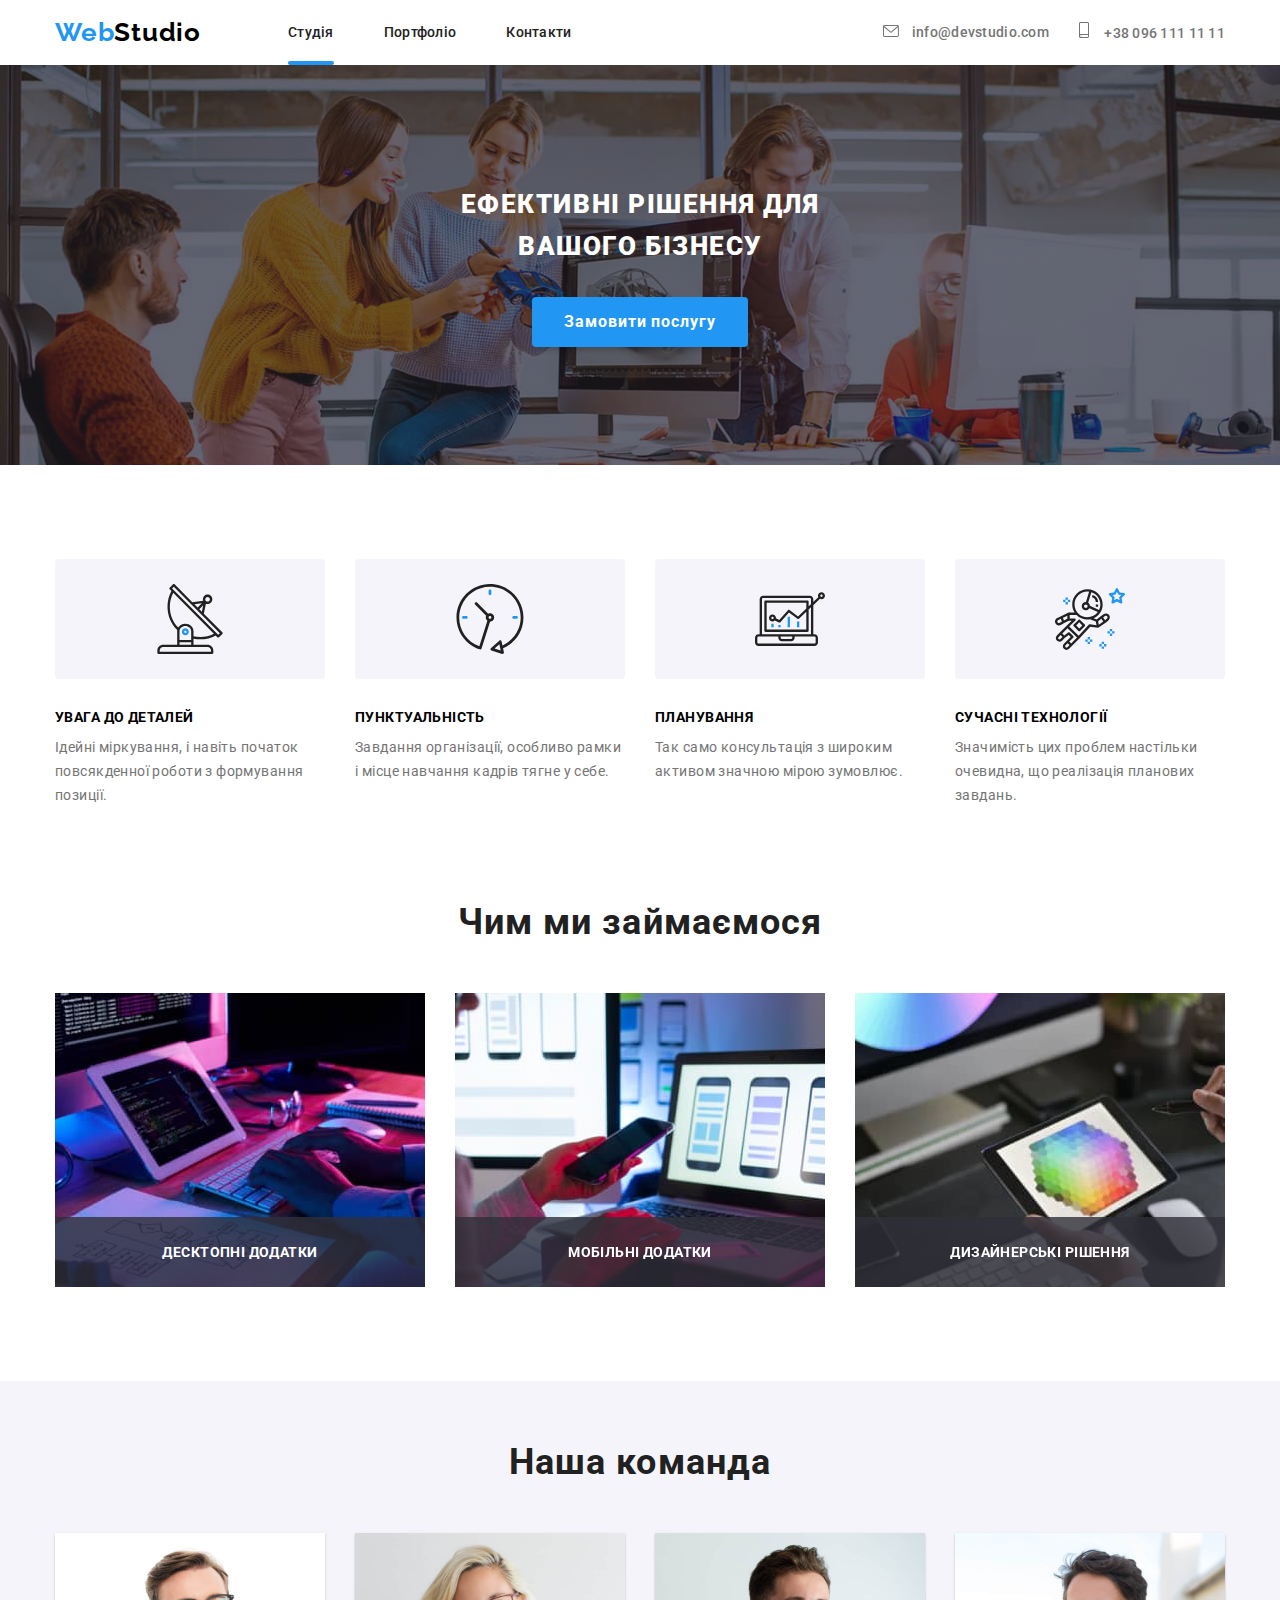
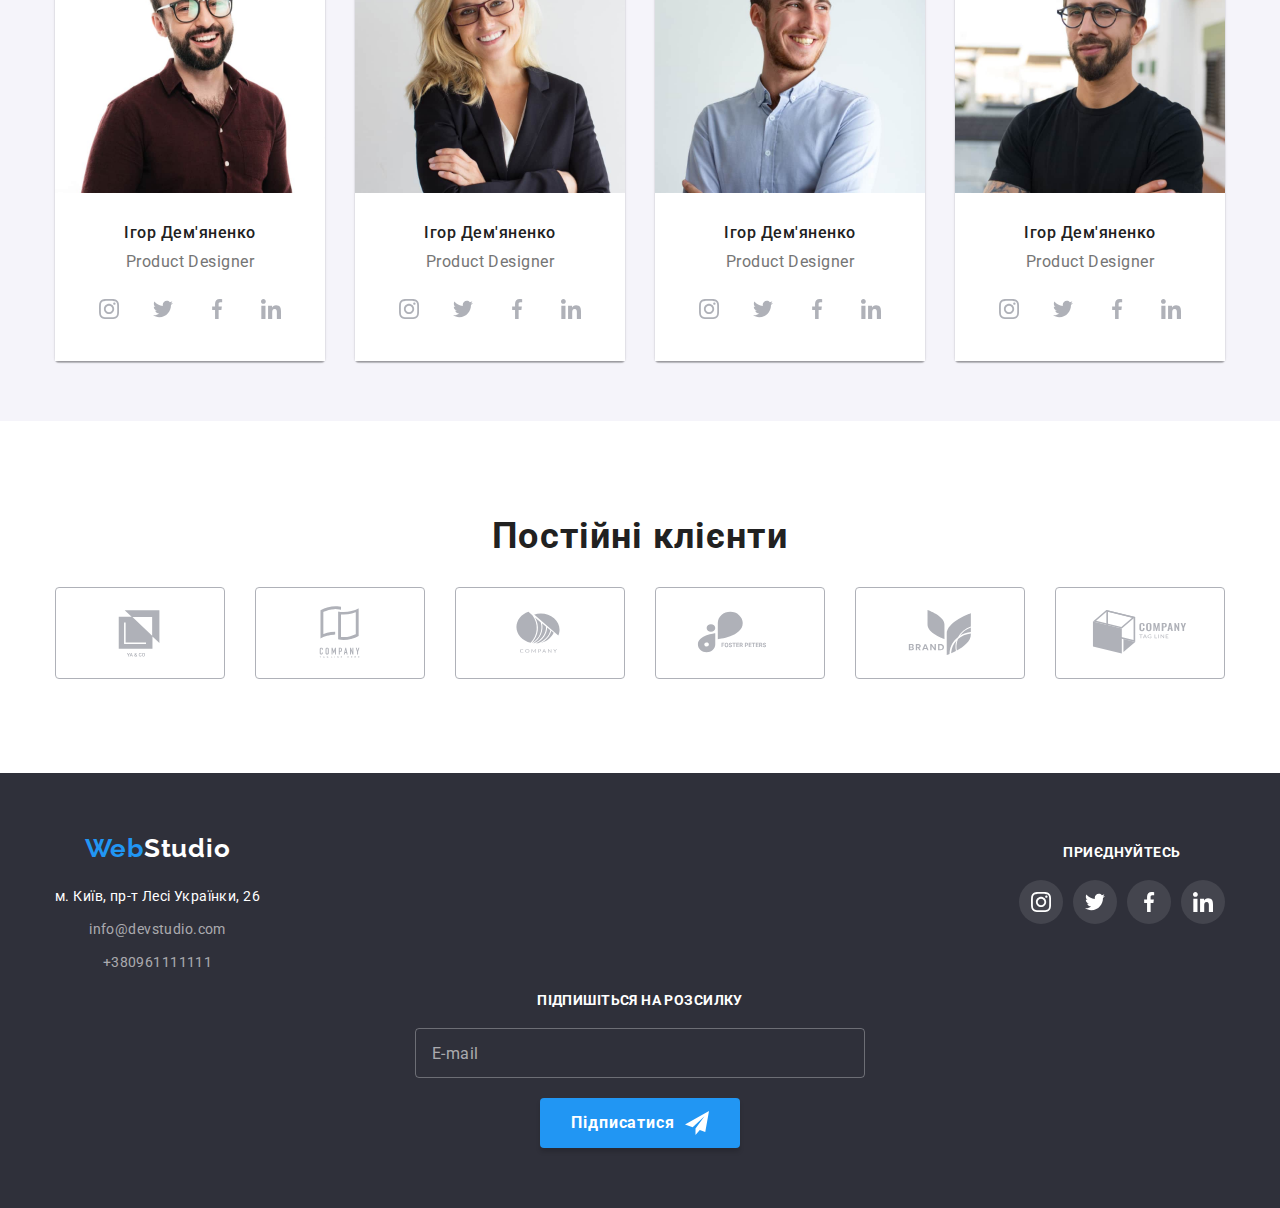
<file: index.html>
<!DOCTYPE html>
<html lang="en">
  <head>
    <meta charset="UTF-8" />
    <meta http-equiv="X-UA-Compatible" content="IE=edge" />
    <meta name="viewport" content="width=device-width, initial-scale=1.0" />
    <title>Document</title>
    <!-- <link
      rel="stylesheet"
      href="https://cdnjs.cloudflare.com/ajax/libs/modern-normalize/1.1.0/modern-normalize.min.css"
      integrity="sha512-wpPYUAdjBVSE4KJnH1VR1HeZfpl1ub8YT/NKx4PuQ5NmX2tKuGu6U/JRp5y+Y8XG2tV+wKQpNHVUX03MfMFn9Q=="
      crossorigin="anonymous"
      referrerpolicy="no-referrer"
    /> -->
    <link rel="preconnect" href="https://fonts.googleapis.com" />
    <link rel="preconnect" href="https://fonts.gstatic.com" crossorigin />
    <link
      rel="stylesheet"
      href="https://cdnjs.cloudflare.com/ajax/libs/modern-normalize/1.0.0/modern-normalize.min.css"
    />
    
    <link
      href="https://fonts.googleapis.com/css2?family=Raleway:wght@700&family=Roboto:wght@400;500;700&display=swap"
      rel="stylesheet"
    />
    <link rel="preconnect" href="https://fonts.googleapis.com" />
    <link rel="preconnect" href="https://fonts.gstatic.com" crossorigin />
    <link
      href="https://fonts.googleapis.com/css2?family=Roboto:wght@900&display=swap"
      rel="stylesheet"
    />

    <link rel="stylesheet" href="./css/main.min.css" />
  </head>
  <body>
    <!--header-->
    <header class="header">
      <div class="header__lists container">
        <a href="" class=" header-logo">Web<span class="logo__span">Studio</span></a>
       
        
        <a href="./index.html"></a>
        <nav class="navigation">

          <ul class="navigation__list list">
            <li>
              <a href="" class="navigation__link navigation__link--current"
                >Студія</a
              >
            </li>
            <li>
              <a href="./portfolio.html" class="navigation__link">Портфоліо</a>
            </li>
            <li><a href="" class="navigation__link">Контакти </a></li>
          </ul>
        </nav>
        <ul class="contacts">
          <li>
            <a href="" class="contacts__link">
              <svg class="contacts__envelope-icon">
                <use href="./images/symbol-defs.svg#icon-envelope"></use>
              </svg>
              info@devstudio.com
            </a>
          </li>
          <li>
            <a href="" class="contacts__link">
              <svg class="contacts__smartphone-icon ">
                <use href="./images/symbol-defs.svg#icon-smartphone"></use>
              </svg>

              +38 096 111 11 11
            </a>
          </li>
        </ul>
        <!-- <ul class = "link-list">
          <li class="link-list__item">
            <p class = "link-list__paragraph">Instagram</p>
          </li>
          <li class="link-list__item">
            <p class = "link-list__paragraph">Twitter</p>
          </li>
          <li class="link-list__item">
            <p class = "link-list__paragraph">Facebook</p>
          </li>
          <li class="link-list__item">
            <p class = "link-list__paragraph">LinkedIn</p>
          </li>
          
        </ul> -->
      </div>
      <div class="tel-nav container">
        <a href="" class=" header-logo-mobile logo">Web<span class="logo__span">Studio</span></a>
      <button type="button" class = "menu-open-btn" data-menu-open>
        <svg class = "menu-button__icon">
          <use class= "menu-button__icon-menu" href = "./images/symbol-defs.svg#icon-menu"></use>
        </svg>
      </button>
      </div>
      <div class="menu is-hidden " data-menu>
        <button type = "button" class = "menu-close-btn"data-menu-close ">
        <svg class = "menu-button__icon" aria-label="mobile-menu-switcher">

          <use class= "menu-button__icon-cross" href = "./images/symbol-defs.svg#icon-close-black"></use>
        </svg>
       </button>
        <div class="menu-wrapper-top">
          <ul class = "menu-list menu-container">
            <li class = "menu-list__item">
              <a href = "/"class= "menu-list__link menu-current">Студія</a>
            </li>
            <li class = "menu-list__item">
              <a href = "./portfolio.html"class ="menu-list__link">Портфоліо</a>
            </li>
            <li class = "menu-list__item">
              <a href = ""class ="menu-list__link">Контакти</a>
            </li>
          </ul>
        </div> 
        

          <div class="menu-wrapper-bottom">
            <ul class = "menu-contacts menu-container">
              <li class = "menu-contacts__item">
                  <p class = "menu-contacts__paragraph menu-contacts__paragraph--phone">+38 096 111 11 11</p>
              </li>
              <li class = "menu-contacts__item">
                <p class = "menu-contacts__paragraph menu-contacts__paragraph--email">info@devstudio.com</p>
              </li>
            </ul>
  
            <ul class="link-list menu-container">
              <li class="link-list__item">
                <p class="link-list__paragraph">Instagram</p>
              </li>
              <li class="link-list__item">
                <p class="link-list__paragraph">Twitter</p>
              </li>
              <li class="link-list__item">
                <p class="link-list__paragraph">Facebook</p>
              </li>
              <li class="link-list__item">
                <p class="link-list__paragraph">LinkedIn</p>
              </li>
            </ul>
          </div>
          
      </div>
      
    </header>
    
    <main>
      <!--hero-->
      <section class="hero">
        <div class="hero__elements container">
          <h1 class="hero__title">Ефективні рішення для вашого бізнесу</h1>
          <button class="main-button" data-modal-open>Замовити послугу</button>
        </div>
      </section>

      <div class="backdrop is-hidden" data-modal>
        <div class="modal">
          <div class="modal__cross-container">
            <button class="modal__cross-button" data-modal-close>
              <svg class="modal__cross">
                <use href="./images/symbol-defs.svg#icon-close-black"></use>
              </svg>
            </button>
          </div>
          <h2 class="modal__title">Залиште свої дані, ми вам передзвонимо</h2>
          <form class="form">
            <div class="form__input-container">
              <label class="form__label">
                <span class="form__paragraph">Ім'я</span>

                <input type="tel" name="phone" class="form__field" />

                <svg class="form__icon">
                  <use href="images/symbol-defs.svg#icon-black-person"></use>
                </svg>
              </label>
            </div>
            <div class="form__input-container">
              <label class="form__label">
                <span class="form__paragraph">Телефон</span>

                <input type="tel" name="phone" class="form__field" />

                <svg class="form__icon">
                  <use href="images/symbol-defs.svg#icon-black-phone"></use>
                </svg>
              </label>
            </div>

            <div class="form__input-container">
              <label class="form__label">
                <span class="form__paragraph">Пошта</span>

                <input type="tel" name="phone" class="form__field" />

                <svg class="form__icon">
                  <use href="images/symbol-defs.svg#icon-black-email"></use>
                </svg>
              </label>
            </div>
            <label class="form__label">
              <p class="form__paragraph">Коментар</p>
              <textarea
                class="form__textarea form__field"
                name="textarea"
                placeholder="Введіть текст"
              ></textarea>
            </label>

            <label class="checkbox">
              <div class="checkbox__container">
                <input
                  type="checkbox"
                  name="checkbox"
                  class="checkbox visually-hidden"
                />
                <span class="checkbox__span">
                  <svg class="checkbox__icon-check">
                    <use href="./images/symbol-defs.svg#icon-icon-check"></use>
                  </svg>
                </span>
                <p class="checkbox__paragraph">
                  Погоджуюся з розсилкою та приймаю
                  <a class="checkbox__agreement-terms">Умови договору</a>
                </p>
              </div>
            </label>
            <button
              class="main-button main-button--modal__button"
              type="submit"
            >
              Відправити
            </button>
          </form>
        </div>
      </div>

      <!--advantages-->
      <section class="advantages">
        <div class="container">
          <h2 class="h2-title visually-hidden">Чим ми займаємося</h2>
          <ul class="advantages-list">
            <li class = "advantages-list__item">
              <div class="advantages-list__icons-container">
                <svg class="advantages-list__icon">
                  <use href="images/symbol-defs.svg#icon-antenna-1"></use>
                </svg>
              </div>

              <h3 class="advantages-list__h3-title">УВАГА ДО ДЕТАЛЕЙ</h3>
              <p class="advantages-list__paragraph">
                Ідейні міркування, і навіть початок повсякденної роботи з
                формування позиції.
              </p>
            </li>
            <li class = "advantages-list__item">
              <div class="advantages-list__icons-container">
                <svg class="advantages-list__icon">
                  <use href="images/symbol-defs.svg#icon-clock-1"></use>
                </svg>
              </div>

              <h3 class="advantages-list__h3-title">ПУНКТУАЛЬНІСТЬ</h3>
              <p class="advantages-list__paragraph">
                Завдання організації, особливо рамки і місце навчання кадрів
                тягне у себе.
              </p>
            </li>
            <li class = "advantages-list__item">
              <div class="advantages-list__icons-container">
                <svg class="advantages-list__icon">
                  <use href="images/symbol-defs.svg#icon-diagram-1"></use>
                </svg>
              </div>

              <h3 class="advantages-list__h3-title">ПЛАНУВАННЯ</h3>
              <p class="advantages-list__paragraph">
                Так само консультація з широким активом значною мірою зумовлює.
              </p>
            </li>
            <li class = "advantages-list__item">
              <div class="advantages-list__icons-container">
                <svg class="advantages-list__icon">
                  <use href="images/symbol-defs.svg#icon-astronaut-1"></use>
                </svg>
              </div>

              <h3 class="advantages-list__h3-title">СУЧАСНІ ТЕХНОЛОГІЇ</h3>
              <p class="advantages-list__paragraph">
                Значимість цих проблем настільки очевидна, що реалізація
                планових завдань.
              </p>
            </li>
          </ul>
        </div>
      </section>
      <!--work_examples-->
      <section class="examples">
        <div class="container">
          <h2 class="examples__title h2-title">Чим ми займаємося</h2>
          <ul class="examples-list list">
            <li class="examples-list__item">
              <img
                src="./images/work_examples/img_3.png"
                class="examples-list__img"
                alt="Пример работы"
                width="370"
              />
              <div class="examples-list__overlay">
                <p class="examples-list__paragraph">Десктопні додатки</p>
              </div>
            </li>
            <li class="examples-list__item">
              <img
                class="examples-list__img"
                src="./images/work_examples/img_2.png"
                alt="Пример работы"
                width="370"
              />
              <div class="examples-list__overlay">
                <p class="examples-list__paragraph">Мобільні додатки</p>
              </div>
            </li>
            <li class="examples-list__item">
              <img
                class="examples-list__img"
                src="./images/work_examples/img_1.png"
                alt="Пример работы"
                width="370"
              />
              <div class="examples-list__overlay">
                <p class="examples-list__paragraph">Дизайнерські рішення</p>
              </div>
            </li>
          </ul>
        </div>
      </section>
       <!-- employers -->
       <section class="employers">
        <div class="container">
          <h2 class="h2-title employers-title">Наша команда</h2>
          <ul class="employers-list ">
            <li class="employers-list__item">
              <img
                class="employers-list__img"
                src="./images/employers/img_1.jpg"
                alt="сотрудник"
                
              />
              <div class="employers-list__container">
                <h3 class="employers-list__title">Ігор Дем'яненко</h3>
                <p class="employers-list__paragraph">Product Designer</p>
                <div class="employers-list__wrapper">
                  <a class="employers-list__link" href="">
                    <svg class="employers-list__icon">
                      <use
                        href="./images/symbol-defs.svg#icon-instagram-1"
                      ></use>
                    </svg>
                  </a>
                  <a class="employers-list__link" href="">
                    <svg class="employers-list__icon">
                      <use href="./images/symbol-defs.svg#icon-twitter-1"></use>
                    </svg>
                  </a>
                  <a class="employers-list__link" href="">
                    <svg class="employers-list__icon">
                      <use
                        href="./images/symbol-defs.svg#icon-facebook-1"
                      ></use>
                    </svg>
                  </a>
                  <a class="employers-list__link" href="">
                    <svg class="employers-list__icon">
                      <use
                        href="./images/symbol-defs.svg#icon-linkedin-1"
                      ></use>
                    </svg>
                  </a>
                </div>
              </div>
            </li>
            <li class="employers-list__item">
              <img
                class="employers-list__img"
                src="./images/employers/img_2.jpg"
                alt="сотрудник"
                
              />
              <div class="employers-list__container">
                <h3 class="employers-list__title">Ігор Дем'яненко</h3>
                <p class="employers-list__paragraph">Product Designer</p>
                <div class="employers-list__wrapper"">
                  <a class="employers-list__link" href="">
                    <svg class="employers-list__icon">
                      <use
                        href="./images/symbol-defs.svg#icon-instagram-1"
                      ></use>
                    </svg>
                  </a>
                  <a class="employers-list__link" href="">
                    <svg class="employers-list__icon">
                      <use href="./images/symbol-defs.svg#icon-twitter-1"></use>
                    </svg>
                  </a>
                  <a class="employers-list__link" href="">
                    <svg class="employers-list__icon">
                      <use
                        href="./images/symbol-defs.svg#icon-facebook-1"
                      ></use>
                    </svg>
                  </a>
                  <a class="employers-list__link" href="">
                    <svg class="employers-list__icon">
                      <use
                        href="./images/symbol-defs.svg#icon-linkedin-1"
                      ></use>
                    </svg>
                  </a>
                </div>
              </div>
            </li>
            <li class="employers-list__item">
              <img
                class="employers-list__img"
                src="./images/employers/img_3.jpg"
                alt="сотрудник"
                
              />
              <div class="employers-list__container">
                <h3 class="employers-list__title">Ігор Дем'яненко</h3>
                <p class="employers-list__paragraph">Product Designer</p>
                <div class="employers-list__wrapper">
                  <a class="employers-list__link" href="">
                    <svg class="employers-list__icon">
                      <use
                        href="./images/symbol-defs.svg#icon-instagram-1"
                      ></use>
                    </svg>
                  </a>
                  <a class="employers-list__link" href="">
                    <svg class="employers-list__icon">
                      <use href="./images/symbol-defs.svg#icon-twitter-1"></use>
                    </svg>
                  </a>
                  <a class="employers-list__link" href="">
                    <svg class="employers-list__icon">
                      <use
                        href="./images/symbol-defs.svg#icon-facebook-1"
                      ></use>
                    </svg>
                  </a>
                  <a class="employers-list__link" href="">
                    <svg class="employers-list__icon">
                      <use
                        href="./images/symbol-defs.svg#icon-linkedin-1"
                      ></use>
                    </svg>
                  </a>
                </div>
              </div>
            </li>
            <li class="employers-list__item">
              <img
                class="employers-list__img"
                src="./images/employers/img_4.jpg"
                alt="сотрудник"
                
              />
              <div class="employers-list__container">
                <h3 class="employers-list__title">Ігор Дем'яненко</h3>
                <p class="employers-list__paragraph">Product Designer</p>
                <div class="employers-list__wrapper">
                  <a class="employers-list__link" href="">
                    <svg class="employers-list__icon">
                      <use
                        href="./images/symbol-defs.svg#icon-instagram-1"
                      ></use>
                    </svg>
                  </a>
                  <a class="employers-list__link" href="">
                    <svg class="employers-list__icon">
                      <use href="./images/symbol-defs.svg#icon-twitter-1"></use>
                    </svg>
                  </a>
                  <a class="employers-list__link" href="">
                    <svg class="employers-list__icon">
                      <use
                        href="./images/symbol-defs.svg#icon-facebook-1"
                      ></use>
                    </svg>
                  </a>
                  <a class="employers-list__link" href="">
                    <svg class="employers-list__icon">
                      <use
                        href="./images/symbol-defs.svg#icon-linkedin-1"
                      ></use>
                    </svg>
                  </a>
                </div>
              </div>
            </li>
          </ul>
        </div>
      </section> 
      <!-- companies   -->
      <section class="companies">
        <div class="container">
          <h2 class="companies__title h2-title">Постійні клієнти</h2>
          <ul class="companies__list">
            <li class = "companies-list__item">
              <a class="companies__icon-link" href="">
                <svg class="companies__icon">
                  <use href="./images/symbol-defs.svg#icon-logo"></use>
                </svg>
              </a>
            </li>
            <li class = "companies-list__item">
              <a class="companies__icon-link" href="">
                <svg class="companies__icon">
                  <use href="./images/symbol-defs.svg#icon-logo-1"></use>
                </svg>
              </a>
            </li>
            <li class = "companies-list__item">
              <a class="companies__icon-link" href="">
                <svg class="companies__icon">
                  <use href="./images/symbol-defs.svg#icon-logo-2"></use>
                </svg>
              </a>
            </li>
            <li class = "companies-list__item">
              <a class="companies__icon-link" href="">
                <svg class="companies__icon">
                  <use href="./images/symbol-defs.svg#icon-logo-3"></use>
                </svg>
              </a>
            </li>
            <li class = "companies-list__item">
              <a class="companies__icon-link" href="">
                <svg class="companies__icon">
                  <use href="./images/symbol-defs.svg#icon-logo-4"></use>
                </svg>
              </a>
            </li>
            <li class = "companies-list__item">
              <a class="companies__icon-link" href="">
                <svg class="companies__icon">
                  <use href="./images/symbol-defs.svg#icon-logo-5"></use>
                </svg>
              </a>
            </li>
          </ul>
        </div>
      </section>
    </main>
    <!--footer-->

    <footer class="footer">
      <div class="footer__elements container">
        <div class="adress-icons-wrapper">
          <div class="adress-container">
            <a href="" class="logo"
              >Web<span class="logo__footer-span">Studio</span></a
            >
            <address class="address">
              <p class="address__paragraph">м. Київ, пр-т Лесі Українки, 26</p>
              <a class="address__link" href="info@devstudio.com"
                >info@devstudio.com</a
              >
              <a class="address__link" href="+380961111111">+380961111111</a>
            </address>
          </div>
          <div class="footer__icons">
            <p class="footer__paragraph">приєднуйтесь</p>
            <ul class="footer__list">
              <li>
                <a href="" class="footer__link">
                  <svg class="footer__icon">
                    <use href="./images/symbol-defs.svg#icon-instagram-1"></use>
                  </svg>
                </a>
              </li>
              <li>
                <a href="" class="footer__link">
                  <svg class="footer__icon">
                    <use href="./images/symbol-defs.svg#icon-twitter-1"></use>
                  </svg>
                </a>
              </li>
              <li>
                <a href="" class="footer__link">
                  <svg class="footer__icon">
                    <use href="./images/symbol-defs.svg#icon-facebook-1"></use>
                  </svg>
                </a>
              </li>
              <li>
                <a href="" class="footer__link">
                  <svg class="footer__icon">
                    <use href="./images/symbol-defs.svg#icon-linkedin-1"></use>
                  </svg>
                </a>
              </li>
            </ul>
          </div>
        </div>
       
        <form class="footer-form">
          <label class="footer-form__label">
            <p class="footer-form__paragraph">Підпишіться на розсилку</p>
          </label>
          <div class="footer-form__container">
            <input
              type="text"
              name="mailing"
              class="footer-form__field"
              placeholder="E-mail"
            />
            <button class="main-button footer-form__button" type="submit">
              Підписатися

              <svg class="footer-form__icon">
                <use href="./images/symbol-defs.svg#icon-icon-send"></use>
              </svg>
            </button>
          </div>
        </form>
      </div>
    </footer> 
    <script src="./js/modal.js"></script>
    <script src="./js/menu-button.js"></script>
    
  </body>
</html>
</file>
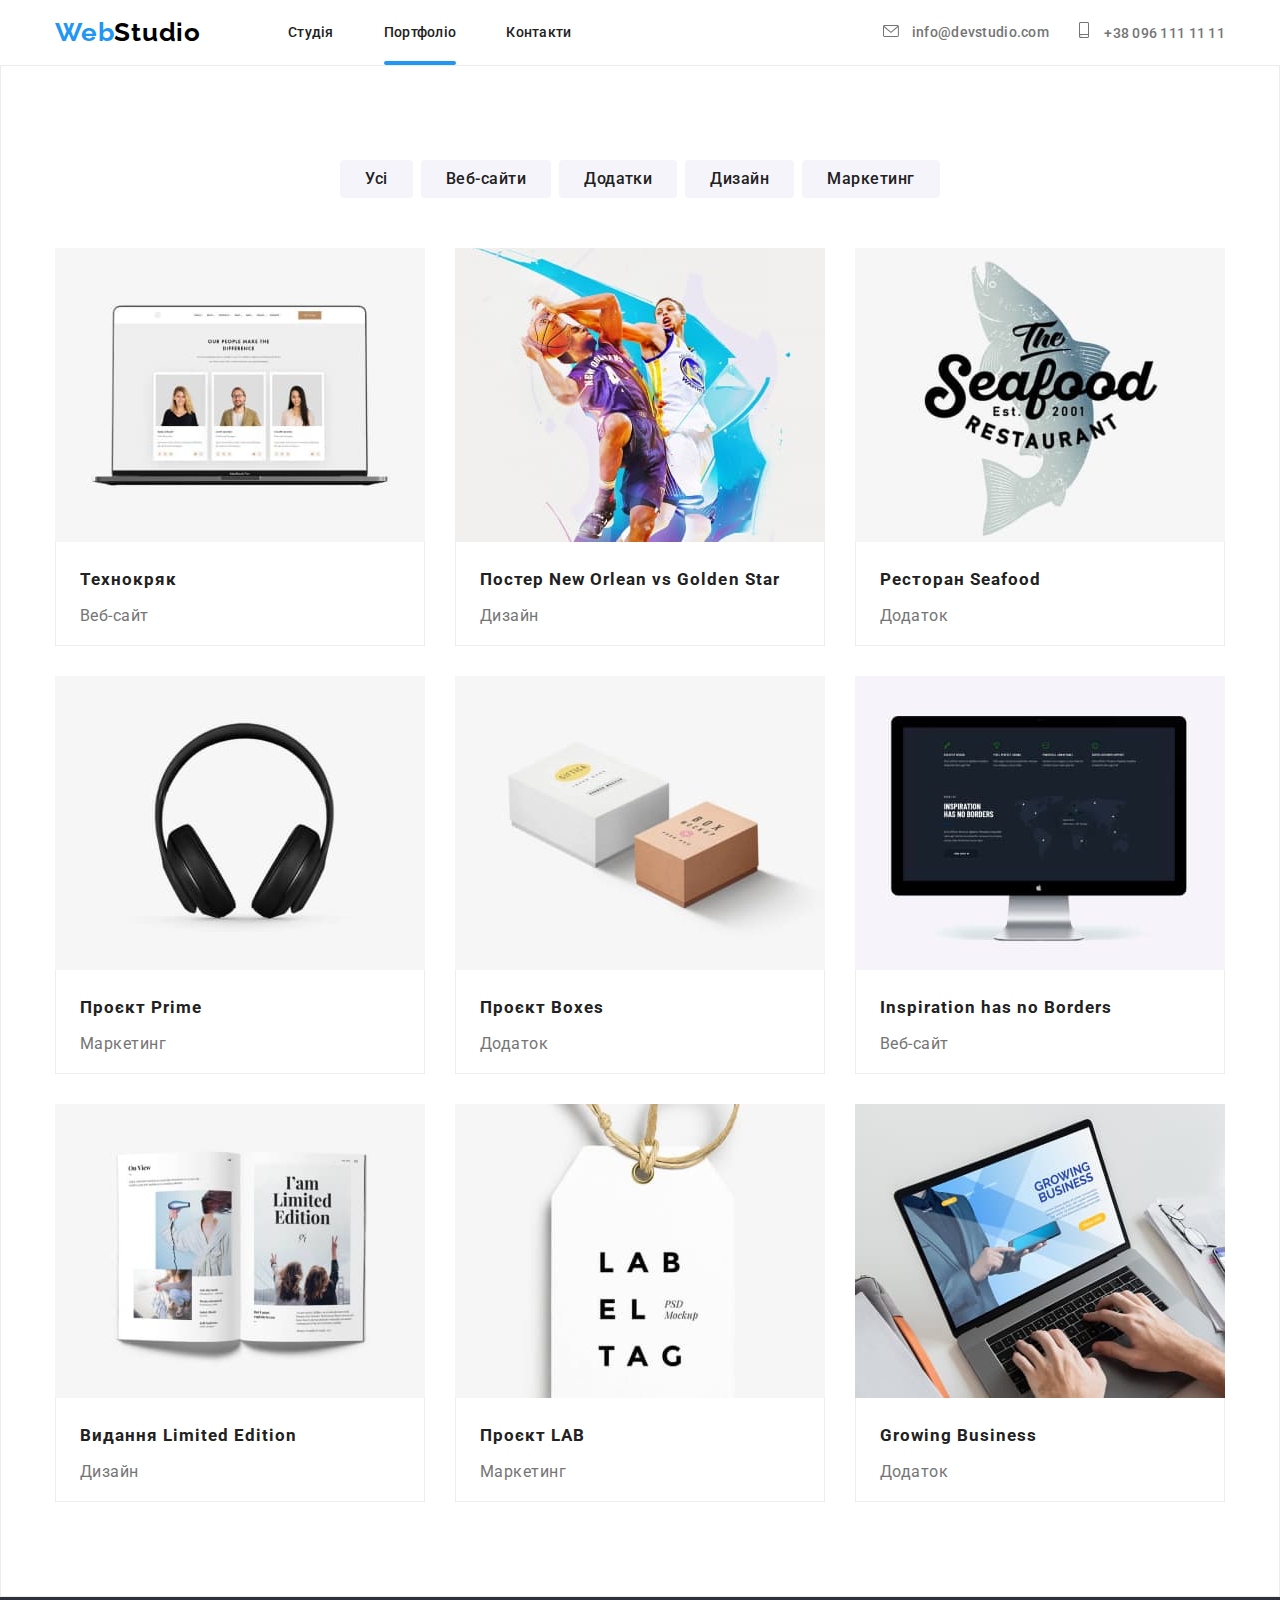
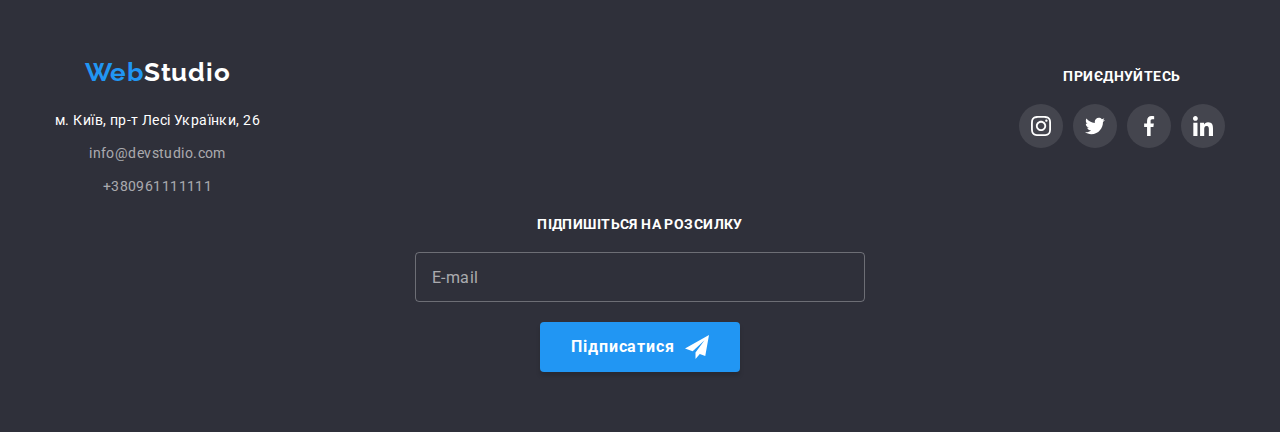
<file: portfolio.html>
<!DOCTYPE html>
<html lang="en">
  <head>
    <meta charset="UTF-8" />
    <meta http-equiv="X-UA-Compatible" content="IE=edge" />
    <meta name="viewport" content="width=device-width, initial-scale=1.0" />
    <title>Document</title>
    <link
      rel="stylesheet"
      href="https://cdnjs.cloudflare.com/ajax/libs/modern-normalize/1.1.0/modern-normalize.min.css"
      integrity="sha512-wpPYUAdjBVSE4KJnH1VR1HeZfpl1ub8YT/NKx4PuQ5NmX2tKuGu6U/JRp5y+Y8XG2tV+wKQpNHVUX03MfMFn9Q=="
      crossorigin="anonymous"
      referrerpolicy="no-referrer"
    />
    <link rel="preconnect" href="https://fonts.googleapis.com" />
    <link rel="preconnect" href="https://fonts.gstatic.com" crossorigin />
    <link
      href="https://fonts.googleapis.com/css2?family=Raleway:wght@700&family=Roboto:wght@400;500;700&display=swap"
      rel="stylesheet"
    />
    <link rel="preconnect" href="https://fonts.googleapis.com" />
    <link rel="preconnect" href="https://fonts.gstatic.com" crossorigin />
    <link
      href="https://fonts.googleapis.com/css2?family=Roboto:wght@900&display=swap"
      rel="stylesheet"
    />
    <link rel="stylesheet" href="./css/main.min.css" />
  </head>
  <body>
    <header class="header">
      <div class="header__lists container">
        <a href="" class=" header-logo">Web<span class="logo__span">Studio</span></a>
       
        
        <a href="./index"></a>
        <nav class="navigation">

          <ul class="navigation__list list">
            <li>
              <a href="./index.html" class="navigation__link "
                >Студія</a
              >
            </li>
            <li>
              <a href="./portfolio.html" class="navigation__link navigation__link--current">Портфоліо</a>
            </li>
            <li><a href="" class="navigation__link">Контакти </a></li>
          </ul>
        </nav>
        <ul class="contacts">
          <li>
            <a href="" class="contacts__link">
              <svg class="contacts__envelope-icon">
                <use href="./images/symbol-defs.svg#icon-envelope"></use>
              </svg>
              info@devstudio.com
            </a>
          </li>
          <li>
            <a href="" class="contacts__link">
              <svg class="contacts__smartphone-icon ">
                <use href="./images/symbol-defs.svg#icon-smartphone"></use>
              </svg>

              +38 096 111 11 11
            </a>
          </li>
        </ul>
        <!-- <ul class = "link-list">
          <li class="link-list__item">
            <p class = "link-list__paragraph">Instagram</p>
          </li>
          <li class="link-list__item">
            <p class = "link-list__paragraph">Twitter</p>
          </li>
          <li class="link-list__item">
            <p class = "link-list__paragraph">Facebook</p>
          </li>
          <li class="link-list__item">
            <p class = "link-list__paragraph">LinkedIn</p>
          </li>
          
        </ul> -->
      </div>
      <div class="tel-nav container">
        <a href="" class=" header-logo-mobile logo">Web<span class="logo__span">Studio</span></a>
      <button type="button" class = "menu-open-btn" data-menu-open>
        <svg class = "menu-button__icon">
          <use class= "menu-button__icon-menu" href = "./images/symbol-defs.svg#icon-menu"></use>
        </svg>
      </button>
      </div>
      <div class="menu is-hidden " data-menu>
        <button type = "button" class = "menu-close-btn"data-menu-close ">
        <svg class = "menu-button__icon" aria-label="mobile-menu-switcher">

          <use class= "menu-button__icon-cross" href = "./images/symbol-defs.svg#icon-close-black"></use>
        </svg>
       </button>
        <div class="menu-wrapper-top">
          <ul class = "menu-list menu-container">
            <li class = "menu-list__item">
              <a href = "/"class= "menu-list__link ">Студія</a>
            </li>
            <li class = "menu-list__item">
              <a href = "./portfolio.html"class ="menu-list__link menu-current">Портфоліо</a>
            </li>
            <li class = "menu-list__item">
              <a href = ""class ="menu-list__link">Контакти</a>
            </li>
          </ul>
        </div> 
        

          <div class="menu-wrapper-bottom">
            <ul class = "menu-contacts menu-container">
              <li class = "menu-contacts__item">
                  <p class = "menu-contacts__paragraph menu-contacts__paragraph--phone">+38 096 111 11 11</p>
              </li>
              <li class = "menu-contacts__item">
                <p class = "menu-contacts__paragraph menu-contacts__paragraph--email">info@devstudio.com</p>
              </li>
            </ul>
  
            <ul class="link-list menu-container">
              <li class="link-list__item">
                <p class="link-list__paragraph">Instagram</p>
              </li>
              <li class="link-list__item">
                <p class="link-list__paragraph">Twitter</p>
              </li>
              <li class="link-list__item">
                <p class="link-list__paragraph">Facebook</p>
              </li>
              <li class="link-list__item">
                <p class="link-list__paragraph">LinkedIn</p>
              </li>
            </ul>
          </div>
          
      </div>
      
    </header>

    <main>
      <section class="portfolio section ">
        <h1 class="visually-hidden">list</h1>
        <!-- buttons -->
        <div class="portfolio__button-wrapper container">
          <ul class="portfolio-buttons__list">
            <li><button type="button" class="portfolio-buttons__button">Усі</button></li>
            <li><button type="button" class="portfolio-buttons__button">Веб-сайти</button></li>
            <li><button type="button" class="portfolio-buttons__button">Додатки</button></li>
            <li><button type="button" class="portfolio-buttons__button">Дизайн</button></li>
            <li><button type="button" class="portfolio-buttons__button">Маркетинг</button></li>
          </ul>
        </div>
        <!-- list -->
        <div class="card-set container">
          <ul class="card-set__list list">
            <li class="card">
              <a href="" class="card__link">
                <div class="card__container"><div class="card-set__wrapper">
                  <img
                    src="./portfolio_imgs/laptop.jpeg"
                    class="card-set__img"
                    alt="laptop"
                  />
                  <div class="card-overlay">
                    <p class="card-overlay__paragraph">
                      Ресурс пропонує комплексні пропозиції з різним рівнем
                      функціоналу та сервісів. Все це дозволить відвідувачу
                      отримати вичерпні відомості про компанію чи приватну
                      особу.
                    </p>
                  </div>
                </div>
             
                <div class="card__description">
                  <h2 class="card__title">Технокряк</h2>
                  <p class="card__paragraph">Веб-сайт</p>
                </div></div>
              </a>
            </li>
            <li class="card">
              <a href="" class="card__link">
                <div class="card__container"><div class="card-set__wrapper">
                  <img
                    src="./portfolio_imgs/basketball.jpeg"
                    class="card-set__img"
                    alt="laptop"
                  />
                  <div class="card-overlay">
                    <p class="card-overlay__paragraph">
                      Ресурс пропонує комплексні пропозиції з різним рівнем
                      функціоналу та сервісів. Все це дозволить відвідувачу
                      отримати вичерпні відомості про компанію чи приватну
                      особу.
                    </p>
                  </div>
                </div>
             
                <div class="card__description">
                  <h2 class="card__title">Постер New Orlean vs Golden Star</h2>
                  <p class="card__paragraph">Дизайн</p>
                </div></div>
              </a>
            </li>
            <li class="card">
              <a href="" class="card__link">
                <div class="card__container"><div class="card-set__wrapper">
                  <img
                    src="./portfolio_imgs/sea_food.jpeg"
                    class="card-set__img"
                    alt="laptop"
                  />
                  <div class="card-overlay">
                    <p class="card-overlay__paragraph">
                      Ресурс пропонує комплексні пропозиції з різним рівнем
                      функціоналу та сервісів. Все це дозволить відвідувачу
                      отримати вичерпні відомості про компанію чи приватну
                      особу.
                    </p>
                  </div>
                </div>
             
                <div class="card__description">
                  <h2 class="card__title">Ресторан Seafood</h2>
                  <p class="card__paragraph">Додаток</p>
                </div></div>
              </a>
            </li>
            <li class="card">
              <a href="" class="card__link">
                <div class="card__container"><div class="card-set__wrapper">
                  <img
                    src="./portfolio_imgs/headphones.jpeg"
                    class="card-set__img"
                    alt="laptop"
                  />
                  <div class="card-overlay">
                    <p class="card-overlay__paragraph">
                      Ресурс пропонує комплексні пропозиції з різним рівнем
                      функціоналу та сервісів. Все це дозволить відвідувачу
                      отримати вичерпні відомості про компанію чи приватну
                      особу.
                    </p>
                  </div>
                </div>
             
                <div class="card__description">
                  <h2 class="card__title">Проєкт Prime</h2>
                  <p class="card__paragraph">Маркетинг</p>
                </div></div>
              </a>
            </li>
            <li class="card">
              <a href="" class="card__link">
                <div class="card__container"><div class="card-set__wrapper">
                  <img
                    src="./portfolio_imgs/boxes.jpeg"
                    class="card-set__img"
                    alt="laptop"
                  />
                  <div class="card-overlay">
                    <p class="card-overlay__paragraph">
                      Ресурс пропонує комплексні пропозиції з різним рівнем
                      функціоналу та сервісів. Все це дозволить відвідувачу
                      отримати вичерпні відомості про компанію чи приватну
                      особу.
                    </p>
                  </div>
                </div>
             
                <div class="card__description">
                  <h2 class="card__title">Проєкт Boxes</h2>
                  <p class="card__paragraph">Додаток</p>
                </div></div>
              </a>
            </li>
            <li class="card">
              <a href="" class="card__link">
                <div class="card__container"><div class="card-set__wrapper">
                  <img
                    src="./portfolio_imgs/monitor.jpeg"
                    class="card-set__img"
                    alt="laptop"
                  />
                  <div class="card-overlay">
                    <p class="card-overlay__paragraph">
                      Ресурс пропонує комплексні пропозиції з різним рівнем
                      функціоналу та сервісів. Все це дозволить відвідувачу
                      отримати вичерпні відомості про компанію чи приватну
                      особу.
                    </p>
                  </div>
                </div>
             
                <div class="card__description">
                  <h2 class="card__title">Inspiration has no Borders</h2>
                  <p class="card__paragraph">Веб-сайт</p>
                </div></div>
              </a>
            </li>
            <li class="card">
              <a href="" class="card__link">
                <div class="card__container"><div class="card-set__wrapper">
                  <img
                    src="./portfolio_imgs/magazines.jpeg"
                    class="card-set__img"
                    alt="laptop"
                  />
                  <div class="card-overlay">
                    <p class="card-overlay__paragraph">
                      Ресурс пропонує комплексні пропозиції з різним рівнем
                      функціоналу та сервісів. Все це дозволить відвідувачу
                      отримати вичерпні відомості про компанію чи приватну
                      особу.
                    </p>
                  </div>
                </div>
             
                <div class="card__description">
                  <h2 class="card__title">Видання Limited Edition</h2>
                  <p class="card__paragraph">Дизайн</p>
                </div></div>
              </a>
            </li>
            <li class="card">
              <a href="" class="card__link">
                <div class="card__container"><div class="card-set__wrapper">
                  <img
                    src="./portfolio_imgs/pendant.jpeg"
                    class="card-set__img"
                    alt="laptop"
                  />
                  <div class="card-overlay">
                    <p class="card-overlay__paragraph">
                      Ресурс пропонує комплексні пропозиції з різним рівнем
                      функціоналу та сервісів. Все це дозволить відвідувачу
                      отримати вичерпні відомості про компанію чи приватну
                      особу.
                    </p>
                  </div>
                </div>
             
                <div class="card__description">
                  <h2 class="card__title">Проєкт LAB</h2>
                  <p class="card__paragraph">Маркетинг</p>
                </div></div>
              </a>
            </li>
            <li class="card">
              <a href="" class="card__link">
                <div class="card__container"><div class="card-set__wrapper">
                  <img
                    src="./portfolio_imgs/laptop_cr_business.jpeg"
                    class="card-set__img"
                    alt="laptop"
                  />
                  <div class="card-overlay">
                    <p class="card-overlay__paragraph">
                      Ресурс пропонує комплексні пропозиції з різним рівнем
                      функціоналу та сервісів. Все це дозволить відвідувачу
                      отримати вичерпні відомості про компанію чи приватну
                      особу.
                    </p>
                  </div>
                </div>
             
                <div class="card__description">
                  <h2 class="card__title">Growing Business</h2>
                  <p class="card__paragraph">Додаток</p>
                </div></div>
              </a>
            </li>
          </ul>
        </div>
      </section>
    </main>
    <!-- footer -->
    <footer class="footer">
      <div class="footer__elements container">
        <div class="adress-icons-wrapper">
          <div class="adress-container">
            <a href="" class="logo"
              >Web<span class="logo__footer-span">Studio</span></a
            >
            <address class="address">
              <p class="address__paragraph">м. Київ, пр-т Лесі Українки, 26</p>
              <a class="address__link" href="info@devstudio.com"
                >info@devstudio.com</a
              >
              <a class="address__link" href="+380961111111">+380961111111</a>
            </address>
          </div>
          <div class="footer__icons">
            <p class="footer__paragraph">приєднуйтесь</p>
            <ul class="footer__list">
              <li>
                <a href="" class="footer__link">
                  <svg class="footer__icon">
                    <use href="./images/symbol-defs.svg#icon-instagram-1"></use>
                  </svg>
                </a>
              </li>
              <li>
                <a href="" class="footer__link">
                  <svg class="footer__icon">
                    <use href="./images/symbol-defs.svg#icon-twitter-1"></use>
                  </svg>
                </a>
              </li>
              <li>
                <a href="" class="footer__link">
                  <svg class="footer__icon">
                    <use href="./images/symbol-defs.svg#icon-facebook-1"></use>
                  </svg>
                </a>
              </li>
              <li>
                <a href="" class="footer__link">
                  <svg class="footer__icon">
                    <use href="./images/symbol-defs.svg#icon-linkedin-1"></use>
                  </svg>
                </a>
              </li>
            </ul>
          </div>
        </div>
       
        <form class="footer-form">
          <label class="footer-form__label">
            <p class="footer-form__paragraph">Підпишіться на розсилку</p>
          </label>
          <div class="footer-form__container">
            <input
              type="text"
              name="mailing"
              class="footer-form__field"
              placeholder="E-mail"
            />
            <button class="main-button footer-form__button" type="submit">
              Підписатися

              <svg class="footer-form__icon">
                <use href="./images/symbol-defs.svg#icon-icon-send"></use>
              </svg>
            </button>
          </div>
        </form>
      </div>
    </footer> 
    <script src="./js/menu-button.js"></script>
  </body>
</html>
</file>
<file: css/main.min.css>
/*! modern-normalize v1.1.0 | MIT License | https://github.com/sindresorhus/modern-normalize */*,::before,::after{-webkit-box-sizing:border-box;box-sizing:border-box}html{line-height:1.15;-webkit-text-size-adjust:100%;-moz-tab-size:4;-o-tab-size:4;tab-size:4}body{margin:0;font-family:system-ui,-apple-system,"Segoe UI",Roboto,Helvetica,Arial,sans-serif,"Apple Color Emoji","Segoe UI Emoji"}hr{height:0;color:inherit}abbr[title]{-webkit-text-decoration:underline dotted;text-decoration:underline dotted}b,strong{font-weight:bolder}code,kbd,samp,pre{font-family:ui-monospace,SFMono-Regular,Consolas,"Liberation Mono",Menlo,monospace;font-size:1em}small{font-size:80%}sub,sup{font-size:75%;line-height:0;position:relative;vertical-align:baseline}sub{bottom:-0.25em}sup{top:-0.5em}table{text-indent:0;border-color:inherit}button,input,optgroup,select,textarea{font-family:inherit;font-size:100%;line-height:1.15;margin:0}button,select{text-transform:none}button,[type=button],[type=reset],[type=submit]{-webkit-appearance:button}::-moz-focus-inner{border-style:none;padding:0}:-moz-focusring{outline:1px dotted ButtonText}:-moz-ui-invalid{box-shadow:none}legend{padding:0}progress{vertical-align:baseline}::-webkit-inner-spin-button,::-webkit-outer-spin-button{height:auto}[type=search]{-webkit-appearance:textfield;outline-offset:-2px}::-webkit-search-decoration{-webkit-appearance:none}::-webkit-file-upload-button{-webkit-appearance:button;font:inherit}summary{display:list-item}*,*::before,*::after{-webkit-box-sizing:border-box;box-sizing:border-box;text-decoration:none;list-style:none;margin:0;padding:0}.container{padding-left:15px;padding-right:15px;margin-left:auto;margin-right:auto}@media screen and (min-width: 480px){.container{width:480px}}@media screen and (min-width: 768px){.container{width:768px}}@media screen and (min-width: 1200px){.container{width:1200px}}.visually-hidden{position:absolute;white-space:nowrap;width:1px;height:1px;overflow:hidden;border:0;padding:0;clip:rect(0 0 0 0);-webkit-clip-path:inset(50%);clip-path:inset(50%);margin:-1px}.is-hidden{pointer-events:none;opacity:0}.h2-title{display:-webkit-box;display:-ms-flexbox;display:flex;-webkit-box-pack:center;-ms-flex-pack:center;justify-content:center;font-weight:700;font-size:36px;line-height:42px;text-align:center;letter-spacing:.03em;color:#212121}body{background-color:#fff;color:var(--primary-text-color);font-family:"Roboto",sans-serif;width:100%}.header__lists{display:-webkit-box;display:-ms-flexbox;display:flex;-webkit-box-align:center;-ms-flex-align:center;align-items:center;display:none}.header{position:relative}.navigation{display:-webkit-box;display:-ms-flexbox;display:flex}.logo{color:#2196f3;font-family:Raleway,sans-serif;font-style:normal;font-weight:700;font-size:26px;line-height:1.1923076923;letter-spacing:.03em}.logo .logo__span{color:#000}.header-logo{display:inline-block;margin-right:87px;padding-top:16px;padding-bottom:16px;color:#2196f3;font-family:Raleway,sans-serif;font-style:normal;font-weight:700;font-size:26px;line-height:1.1923076923;letter-spacing:.03em}.header-logo .logo__span{color:#000}.menu-button__icon{display:block;margin-left:auto;width:40px;height:40px}.navigation__list{display:-webkit-box;display:-ms-flexbox;display:flex;gap:50px}.navigation__list .navigation__link{position:relative;display:block;padding-top:32px;padding-bottom:32px;font-weight:500;font-size:14px;line-height:1.1428571429;color:#212121;letter-spacing:.02em;-webkit-transition:color 250ms cubic-bezier(0.4, 0, 0.2, 1);transition:color 250ms cubic-bezier(0.4, 0, 0.2, 1)}@media screen and (min-width: 1200px){.navigation__list .navigation__link{padding-top:24px;padding-bottom:25px}}.navigation__list .navigation__link:hover{color:#2196f3}.navigation__link--current::after{content:"";position:absolute;display:block;left:0;bottom:0;width:100%;height:4px;background:#2196f3;border-radius:2px;-webkit-transition:opacity 250ms cubic-bezier(0.4, 0, 0.2, 1);transition:opacity 250ms cubic-bezier(0.4, 0, 0.2, 1)}.navigation__link--current::after{color:#2196f3}.navigation{display:-webkit-box;display:-ms-flexbox;display:flex}.tel-nav{display:-webkit-box;display:-ms-flexbox;display:flex;-webkit-box-align:center;-ms-flex-align:center;align-items:center}@media screen and (min-width: 768px){.tel-nav{display:none}.header__lists{display:-webkit-box;display:-ms-flexbox;display:flex}}.menu{width:100vw;height:100vh;position:fixed;left:0;top:0;display:-webkit-box;display:-ms-flexbox;display:flex;-webkit-box-orient:vertical;-webkit-box-direction:normal;-ms-flex-direction:column;flex-direction:column;-webkit-box-pack:justify;-ms-flex-pack:justify;justify-content:space-between;z-index:1;background-color:#fff}.menu-list{padding-top:48px}.menu-list__item{margin-bottom:32px}.menu-list__link{display:inline-block;font-weight:500;font-size:40px;line-height:47px;text-align:center;letter-spacing:.02em;color:#212121}.menu-current{color:#2196f3}.menu-container{padding-left:40px}@media screen and (min-width: 480px){.menu-container{margin:0 auto;width:480px}}.menu-contacts__item{display:block;margin-bottom:32px}.menu-contacts__paragraph{font-weight:500;font-size:34px;line-height:40px;letter-spacing:.02em;color:#2196f3}.menu-contacts__paragraph--email{font-weight:500;font-size:24px;line-height:28px;letter-spacing:.02em;color:#757575}.menu-close-btn{right:0;padding-right:15px;padding-top:10px;position:absolute;background-color:rgba(0,0,0,0);border:none}.menu-open-btn{padding-top:16px;padding-bottom:16px;display:block;margin-left:auto;background-color:rgba(0,0,0,0);border:none}.link-list{display:-webkit-box;display:-ms-flexbox;display:flex;gap:20px;margin-top:64px;padding-bottom:48px}@media screen and (max-width: 480px){.link-list{-ms-flex-wrap:wrap;flex-wrap:wrap}}.link-list__item{height:22px;padding-right:10px;border-right:1px solid rgba(33,33,33,.2)}.link-list__paragraph{font-weight:500;font-size:18px;line-height:22px;letter-spacing:.02em;color:#2196f3}.contacts{display:-webkit-box;display:-ms-flexbox;display:flex;gap:10px;-webkit-box-orient:vertical;-webkit-box-direction:normal;-ms-flex-direction:column;flex-direction:column;margin-left:auto}@media screen and (min-width: 1200px){.contacts{-webkit-box-orient:horizontal;-webkit-box-direction:normal;-ms-flex-direction:row;flex-direction:row;-webkit-box-align:center;-ms-flex-align:center;align-items:center;gap:30px}}.contacts__link{display:block;font-weight:500;font-size:14px;line-height:.875;letter-spacing:.02em;color:#757575;-webkit-transition:color 250ms cubic-bezier(0.4, 0, 0.2, 1);transition:color 250ms cubic-bezier(0.4, 0, 0.2, 1)}@media screen and (min-width: 1200px){.contacts__link{padding-top:24px;padding-bottom:25px;display:inline}}.contacts__link:hover,.contacts__link:focus{color:#2196f3}.contacts__link:hover .contacts__envelope-icon,.contacts__link:focus .contacts__envelope-icon,.contacts__link:hover .contacts__smartphone-icon,.contacts__link:focus .contacts__smartphone-icon{fill:#2196f3}.contacts__envelope-icon{width:16px;height:12px;margin-right:10px;fill:#757575;-webkit-transition:fill 250ms cubic-bezier(0.4, 0, 0.2, 1);transition:fill 250ms cubic-bezier(0.4, 0, 0.2, 1)}.contacts__smartphone-icon{width:10px;height:16px;margin-right:12px;fill:#757575;-webkit-transition:fill 250ms cubic-bezier(0.4, 0, 0.2, 1);transition:fill 250ms cubic-bezier(0.4, 0, 0.2, 1)}.hero{background-image:-webkit-gradient(linear, left top, right top, from(rgba(47, 48, 58, 0.4)), to(rgba(47, 48, 58, 0.4))),url("../images/site-header.jpg");background-image:linear-gradient(to right, rgba(47, 48, 58, 0.4), rgba(47, 48, 58, 0.4)),url("../images/site-header.jpg");background-repeat:no-repeat;background-size:cover;width:100%;height:400px;margin-left:auto;margin-right:auto}.hero__elements{padding-top:118px;padding-bottom:118px;text-align:center}.hero__title{font-weight:900;font-size:26px;line-height:1.6153846154;max-width:360px;height:84px;text-align:center;letter-spacing:.06em;text-transform:uppercase;color:#fff;margin:0 auto}.main-button{display:block;margin:0 auto;margin-top:30px;-webkit-box-align:center;-ms-flex-align:center;align-items:center;color:#fff;font-weight:700;font-size:16px;line-height:1.875;width:216px;height:50px;letter-spacing:.06em;background-color:#2196f3;-webkit-box-shadow:0px 4px 4px rgba(0,0,0,.15);box-shadow:0px 4px 4px rgba(0,0,0,.15);border-radius:4px;-webkit-transition:background-color 250ms cubic-bezier(0.4, 0, 0.2, 1);transition:background-color 250ms cubic-bezier(0.4, 0, 0.2, 1);cursor:pointer;border:none}.main-button:hover,.main-button:focus{background-color:#188ce8;outline:rgba(0,0,0,0)}.backdrop{position:fixed;padding:93px 15px;top:0;left:0;width:100%;height:100%;background:rgba(0,0,0,.2);-webkit-transition:opacity 250ms cubic-bezier(0.4, 0, 0.2, 1);transition:opacity 250ms cubic-bezier(0.4, 0, 0.2, 1);opacity:1;overflow-y:scroll}@media screen and (min-width: 768px){.backdrop{padding:208px 159px}}.backdrop.is-hidden{pointer-events:none;opacity:0}.backdrop.is-hidden .modal{-webkit-transform:translate(-50%, -50%) scale(0.9);transform:translate(-50%, -50%) scale(0.9)}.modal__cross-button{position:absolute;margin-top:8px;margin-right:8px;right:0;top:0;display:-webkit-box;display:-ms-flexbox;display:flex;-webkit-box-pack:center;-ms-flex-pack:center;justify-content:center;-webkit-box-align:center;-ms-flex-align:center;align-items:center;width:30px;height:30px;border-radius:50%;border:1px solid rgba(0,0,0,.1);background-color:#fff;cursor:pointer}.modal__cross-button:hover .modal__cross{fill:#2196f3}.modal__cross{width:18px;height:18px;-webkit-transition:fill 250ms cubic-bezier(0.4, 0, 0.2, 1);transition:fill 250ms cubic-bezier(0.4, 0, 0.2, 1)}.modal{padding:40px;position:relative;width:100%;height:609px;margin:0 auto;background-color:#fff;-webkit-transition:-webkit-transform 250ms cubic-bezier(0.4, 0, 0.2, 1);transition:-webkit-transform 250ms cubic-bezier(0.4, 0, 0.2, 1);transition:transform 250ms cubic-bezier(0.4, 0, 0.2, 1);transition:transform 250ms cubic-bezier(0.4, 0, 0.2, 1), -webkit-transform 250ms cubic-bezier(0.4, 0, 0.2, 1)}@media screen and (min-width: 1200px){.modal{width:528px;-webkit-transform:translate(-50%, -50%);transform:translate(-50%, -50%);top:50%;left:50%;position:absolute}}.modal__title{margin-top:2px;font-weight:700;font-size:20px;line-height:23px;text-align:center;letter-spacing:.03em;color:#212121}.form__label{display:block;margin-top:12px}.form__paragraph{font-weight:400;font-size:12px;line-height:14px;letter-spacing:.01em;padding-bottom:4px;display:block;color:#757575}.form__input-container{position:relative}.form__field{height:40px;position:relative;width:100%;display:block;border:1px solid rgba(33,33,33,.2);padding-left:42px;border-radius:4px;-webkit-transition:border 250ms cubic-bezier(0.4, 0, 0.2, 1),250ms cubic-bezier(0.4, 0, 0.2, 1);transition:border 250ms cubic-bezier(0.4, 0, 0.2, 1),250ms cubic-bezier(0.4, 0, 0.2, 1);-webkit-box-shadow:drop-shadow(0px 4px 4px rgba(0, 0, 0, 0.25));box-shadow:drop-shadow(0px 4px 4px rgba(0, 0, 0, 0.25))}.form__field:focus{outline:rgba(0,0,0,0);border-color:#2196f3}.form__field:focus+.form__icon{fill:#2196f3}.black-person{-webkit-box-shadow:drop-shadow(0px 4px 4px rgba(0, 0, 0, 0.25));box-shadow:drop-shadow(0px 4px 4px rgba(0, 0, 0, 0.25))}.form__icon{position:absolute;top:50%;left:12px;width:18px;height:18px}.form__textarea{resize:none;height:120px;padding-left:16px;padding-top:12px}.form__textarea::-webkit-input-placeholder{font-weight:400;font-size:12px;line-height:14px;letter-spacing:.01em;color:rgba(117,117,117,.5)}.form__textarea::-moz-placeholder{font-weight:400;font-size:12px;line-height:14px;letter-spacing:.01em;color:rgba(117,117,117,.5)}.form__textarea:-ms-input-placeholder{font-weight:400;font-size:12px;line-height:14px;letter-spacing:.01em;color:rgba(117,117,117,.5)}.form__textarea::-ms-input-placeholder{font-weight:400;font-size:12px;line-height:14px;letter-spacing:.01em;color:rgba(117,117,117,.5)}.form__textarea::placeholder{font-weight:400;font-size:12px;line-height:14px;letter-spacing:.01em;color:rgba(117,117,117,.5)}.checkbox{display:-webkit-box;display:-ms-flexbox;display:flex;-webkit-box-pack:center;-ms-flex-pack:center;justify-content:center;margin-top:20px}.checkbox:checked+.checkbox__span{background-color:#2196f3;border:none;border-radius:2px;fill:#fff}.checkbox__container{display:-webkit-box;display:-ms-flexbox;display:flex;-webkit-box-align:center;-ms-flex-align:center;align-items:center}.checkbox__span{display:-webkit-box;display:-ms-flexbox;display:flex;-webkit-box-align:center;-ms-flex-align:center;align-items:center;width:16px;height:15px;margin-right:7px;fill:#fff;border:2px solid #212121;border-radius:2px}.checkbox__icon-check{width:16px;height:15px}.checkbox__agreement-terms{color:#2196f3;text-decoration:underline;text-underline-offset:3px;cursor:pointer}.checkbox__paragraph{font-weight:400;font-size:12px;line-height:1.7142857143;letter-spacing:.03em;color:#757575}.main-button--modal__button{margin-top:30px;display:block}.advantages{padding-bottom:60px;padding-top:60px;margin:auto}@media screen and (min-width: 1200px){.advantages{padding-top:94px;padding-bottom:94px}}.advantages-list{display:-webkit-box;display:-ms-flexbox;display:flex;-ms-flex-wrap:wrap;flex-wrap:wrap;gap:30px}@media screen and (min-width: 1200px){.advantages-list{-ms-flex-wrap:nowrap;flex-wrap:nowrap}}.advantages-list__icons-container{display:-webkit-box;display:-ms-flexbox;display:flex;-webkit-box-align:center;-ms-flex-align:center;align-items:center;-webkit-box-pack:center;-ms-flex-pack:center;justify-content:center;padding:25px 100px;margin-bottom:30px;background-color:#f5f4fa;border-radius:4px;max-width:100%;width:100%;height:auto}.advantages-list__icon{width:70px;height:70px}.advantages-list__item{width:100%}@media screen and (max-width: 767px){.advantages-list__item:not(:last-child){margin-bottom:30px}}@media screen and (min-width: 768px){.advantages-list__item{width:calc((100% - 30px)/2)}}.advantages-list__h3-title{text-align:center;font-weight:700px;font-size:14px;line-height:1.1428571429;letter-spacing:.03em;text-transform:uppercase;color:var(--header_color)}@media screen and (min-width: 768px){.advantages-list__h3-title{text-align:start}}.advantages-list__paragraph{margin-top:10px;font-weight:400;font-size:14px;line-height:24px;letter-spacing:.03em;color:#757575}.examples{display:none;padding-bottom:94px}@media screen and (min-width: 1200px){.examples{display:block}}.examples-list{display:-webkit-box;display:-ms-flexbox;display:flex;gap:30px;margin-top:50px;z-index:0}.examples-list__img{display:block}.examples-list__item{position:relative}.examples-list__overlay{display:-webkit-box;display:-ms-flexbox;display:flex;position:absolute;-webkit-box-pack:center;-ms-flex-pack:center;justify-content:center;-webkit-box-align:center;-ms-flex-align:center;align-items:center;bottom:0;width:100%;height:70px;background:rgba(47,48,58,.8)}.examples-list__paragraph{font-weight:700;font-size:14px;line-height:1.1428571429;letter-spacing:.03em;text-transform:uppercase;color:#fff}.employers{background-color:#f5f4fa;padding-bottom:60px;padding-top:60px}.employers-list{display:block;-webkit-box-sizing:border-box;box-sizing:border-box;margin:0}@media screen and (min-width: 768px){.employers-list{display:-webkit-box;display:-ms-flexbox;display:flex;-ms-flex-wrap:wrap;flex-wrap:wrap;gap:30px}}@media screen and (min-width: 1200px){.employers-list{display:-webkit-box;display:-ms-flexbox;display:flex;-ms-flex-wrap:nowrap;flex-wrap:nowrap}}.employers-list__img{display:block;max-width:100%;height:auto}.employers-title{margin-bottom:50px}.employers-list__container{padding-top:30px;padding-bottom:30px;background-color:#fff}.employers-list__title{color:#212121;font-weight:500;font-size:16px;line-height:19px;text-align:center;letter-spacing:.03em;color:#212121}.employers-list__item{width:100%;-webkit-box-shadow:0px 1px 3px rgba(0,0,0,.12),0px 1px 1px rgba(0,0,0,.14),0px 2px 1px rgba(0,0,0,.2);box-shadow:0px 1px 3px rgba(0,0,0,.12),0px 1px 1px rgba(0,0,0,.14),0px 2px 1px rgba(0,0,0,.2);border-radius:0px 0px 4px 4px}@media screen and (max-width: 767px){.employers-list__item:not(:last-child){margin-bottom:30px}}@media screen and (min-width: 768px)and (max-width: 1200px){.employers-list__item{width:calc((100% - 30px)/2)}}.employers-list__paragraph{margin-top:10px;font-weight:400;font-size:16px;line-height:19px;text-align:center;letter-spacing:.03em;color:#757575;margin-bottom:16px}.employers-list__wrapper{display:-webkit-box;display:-ms-flexbox;display:flex;gap:10px;-webkit-box-pack:center;-ms-flex-pack:center;justify-content:center}.employers-list__link{display:-webkit-box;display:-ms-flexbox;display:flex;-webkit-box-pack:center;-ms-flex-pack:center;justify-content:center;-webkit-box-align:center;-ms-flex-align:center;align-items:center;width:44px;height:44px;border-radius:50%;-webkit-transition:background-color 250ms cubic-bezier(0.4, 0, 0.2, 1);transition:background-color 250ms cubic-bezier(0.4, 0, 0.2, 1)}.employers-list__link:hover,.employers-list__link:focus{background-color:#2196f3}.employers-list__link:hover .employers-list__icon,.employers-list__link:focus .employers-list__icon{fill:#fff}.employers-list__icon{width:20px;height:20px;fill:#afb1b8;-webkit-transition:fill 250ms cubic-bezier(0.4, 0, 0.2, 1);transition:fill 250ms cubic-bezier(0.4, 0, 0.2, 1)}.companies{padding-top:60px;padding-bottom:60px}@media screen and (min-width: 1200px){.companies{padding-top:94px;padding-bottom:94px}}.companies__title{margin-bottom:30px}.companies__list{display:-webkit-box;display:-ms-flexbox;display:flex;-webkit-box-pack:center;-ms-flex-pack:center;justify-content:center;gap:30px;-ms-flex-wrap:wrap;flex-wrap:wrap}@media screen and (min-width: 1200px){.companies__list{-ms-flex-wrap:nowrap;flex-wrap:nowrap}}.companies__icon-link{display:-webkit-box;display:-ms-flexbox;display:flex;-webkit-box-pack:center;-ms-flex-pack:center;justify-content:center;-webkit-box-align:center;-ms-flex-align:center;align-items:center;width:210px;height:92px;border:1px solid #afb1b8;border-radius:4px;-webkit-transition:border-color 250ms cubic-bezier(0.4, 0, 0.2, 1);transition:border-color 250ms cubic-bezier(0.4, 0, 0.2, 1)}@media screen and (min-width: 768px){.companies__icon-link{width:226px}}@media screen and (min-width: 1200px){.companies__icon-link{width:170px}}.companies__icon-link:hover,.companies__icon-link:focus,.companies__icon-link:hover .companies__icon,.companies__icon-link:focus .companies__icon{fill:#2196f3;border-color:#2196f3}.companies__icon{width:106px;height:60px;fill:#afb1b8;-webkit-transition:fill 250ms cubic-bezier(0.4, 0, 0.2, 1);transition:fill 250ms cubic-bezier(0.4, 0, 0.2, 1)}.footer{background-color:#2f303a;padding-top:60px;padding-bottom:60px}.footer__elements{margin:0 auto}.logo__footer-span{color:#fff;text-align:center}.logo{text-align:center;display:block}.address{font-style:normal;display:block;margin-top:20px;text-align:center}.address__paragraph{margin-top:9px;font-weight:400;font-size:14px;line-height:24px;letter-spacing:.03em;color:#fff}.address__link{margin-top:9px;display:block;font-weight:400;font-size:14px;line-height:24px;letter-spacing:.03em;color:rgba(255,255,255,.6)}@media screen and (min-width: 768px){.adress-icons-wrapper{display:-webkit-box;display:-ms-flexbox;display:flex;-webkit-box-pack:justify;-ms-flex-pack:justify;justify-content:space-between;-webkit-box-align:baseline;-ms-flex-align:baseline;align-items:baseline;padding-left:76px;padding-right:89px}}@media screen and (min-width: 1200px){.adress-icons-wrapper{padding:0}}.footer__icons{display:block;text-align:center}@media screen and (max-width: 767px){.footer__icons{padding-top:60px;padding-bottom:60px}}.footer__paragraph{font-weight:700;font-size:14px;line-height:16px;letter-spacing:.03em;text-transform:uppercase;color:#fff}.footer__list{display:-webkit-box;display:-ms-flexbox;display:flex;-webkit-box-pack:center;-ms-flex-pack:center;justify-content:center;margin-top:20px;gap:10px}@media screen and (max-width: 444px){.footer__list{-ms-flex-wrap:wrap;flex-wrap:wrap}}.footer__link{display:-webkit-box;display:-ms-flexbox;display:flex;-webkit-box-pack:center;-ms-flex-pack:center;justify-content:center;-webkit-box-align:center;-ms-flex-align:center;align-items:center;width:44px;height:44px;fill:#fff;border-radius:50%;background:rgba(255,255,255,.1);-webkit-transition:background-color 250ms cubic-bezier(0.4, 0, 0.2, 1);transition:background-color 250ms cubic-bezier(0.4, 0, 0.2, 1)}.footer__link:hover,.footer__link:focus{background-color:#2196f3}.footer__icon{width:20px;height:20px}.footer-form__container{margin-top:20px}.footer-form__paragraph{display:block;text-align:center;font-weight:700;font-size:14px;line-height:16px;letter-spacing:.03em;text-transform:uppercase;color:#fff}.footer-form__label{margin-left:93px}.footer-form__field{display:block;width:100%;color:#fff;height:50px;padding-left:16px;border:1px solid rgba(255,255,255,.3);border-radius:4px;background-color:rgba(0,0,0,0)}@media screen and (min-width: 768px){.footer-form__field{width:450px;margin:0 auto}}.footer-form__field::-webkit-input-placeholder{font-weight:400;font-size:16px;line-height:20px;letter-spacing:.03em;color:rgba(255,255,255,.6)}.footer-form__field::-moz-placeholder{font-weight:400;font-size:16px;line-height:20px;letter-spacing:.03em;color:rgba(255,255,255,.6)}.footer-form__field:-ms-input-placeholder{font-weight:400;font-size:16px;line-height:20px;letter-spacing:.03em;color:rgba(255,255,255,.6)}.footer-form__field::-ms-input-placeholder{font-weight:400;font-size:16px;line-height:20px;letter-spacing:.03em;color:rgba(255,255,255,.6)}.footer-form__field::placeholder{font-weight:400;font-size:16px;line-height:20px;letter-spacing:.03em;color:rgba(255,255,255,.6)}.footer-form__button{display:-webkit-box;display:-ms-flexbox;display:flex;-webkit-box-pack:center;-ms-flex-pack:center;justify-content:center;-webkit-box-align:center;-ms-flex-align:center;align-items:center;margin-top:20px;gap:10px;width:200px;height:50px}.footer-form__icon{width:24px;height:24px}.portfolio{border:1px solid #ececec;padding-top:60px;padding-bottom:60px}@media screen and (min-width: 1200px){.portfolio{padding-top:94px;padding-bottom:94px}}.portfolio__button-wrapper{min-width:326px;display:block}.portfolio-buttons__list{display:-webkit-box;display:-ms-flexbox;display:flex;-ms-flex-wrap:wrap;flex-wrap:wrap;margin-bottom:50px;text-align:center;gap:8px}@media screen and (min-width: 768px){.portfolio-buttons__list{-ms-flex-wrap:nowrap;flex-wrap:nowrap;-webkit-box-pack:center;-ms-flex-pack:center;justify-content:center}}.portfolio-buttons__button{padding:6px 25px;border-radius:4px;background-color:#f5f4fa;font-weight:500;font-size:16px;line-height:1.625;letter-spacing:.03em;color:#212121;outline:rgba(0,0,0,0);border:none;border-radius:4px;cursor:pointer;-webkit-transition:background-color 250ms cubic-bezier(0.4, 0, 0.2, 1),color 250ms cubic-bezier(0.4, 0, 0.2, 1),-webkit-box-shadow 250ms cubic-bezier(0.4, 0, 0.2, 1);transition:background-color 250ms cubic-bezier(0.4, 0, 0.2, 1),color 250ms cubic-bezier(0.4, 0, 0.2, 1),-webkit-box-shadow 250ms cubic-bezier(0.4, 0, 0.2, 1);transition:background-color 250ms cubic-bezier(0.4, 0, 0.2, 1),color 250ms cubic-bezier(0.4, 0, 0.2, 1),box-shadow 250ms cubic-bezier(0.4, 0, 0.2, 1);transition:background-color 250ms cubic-bezier(0.4, 0, 0.2, 1),color 250ms cubic-bezier(0.4, 0, 0.2, 1),box-shadow 250ms cubic-bezier(0.4, 0, 0.2, 1),-webkit-box-shadow 250ms cubic-bezier(0.4, 0, 0.2, 1)}.portfolio-buttons__button:hover,.portfolio-buttons__button:focus{background-color:#2196f3;color:#fff;-webkit-box-shadow:0px 4px 4px rgba(0,0,0,.25);box-shadow:0px 4px 4px rgba(0,0,0,.25)}.card-set__list{margin-top:30px;padding-left:0}@media screen and (min-width: 768px){.card-set__list{display:-webkit-box;display:-ms-flexbox;display:flex;-ms-flex-wrap:wrap;flex-wrap:wrap;gap:30px}}@media screen and (max-width: 768px){.card:not(:last-child){margin-bottom:30px}}@media screen and (min-width: 768px){.card{width:calc((100% - 30px)/2)}}@media screen and (min-width: 768px){.card{width:calc((100% - 60px)/3)}}.card-set__img{display:block;margin:0;width:100%}.card__title{max-width:322px;font-weight:700;font-size:17px;line-height:2em;letter-spacing:.06em;color:#212121}.card__paragraph{padding-top:10px;display:-webkit-box;display:-ms-flexbox;display:flex;font-family:"Roboto";font-style:normal;font-weight:400;font-size:16px;line-height:1.1875;text-align:center;letter-spacing:.03em;color:#757575}.card__description{padding:20px 24px;border-left:1px solid #eee;border-right:1px solid #eee;border-bottom:1px solid #eee}.card__container{-webkit-transition:-webkit-box-shadow 250ms cubic-bezier(0.4, 0, 0.2, 1);transition:-webkit-box-shadow 250ms cubic-bezier(0.4, 0, 0.2, 1);transition:box-shadow 250ms cubic-bezier(0.4, 0, 0.2, 1);transition:box-shadow 250ms cubic-bezier(0.4, 0, 0.2, 1), -webkit-box-shadow 250ms cubic-bezier(0.4, 0, 0.2, 1)}.card-set__wrapper{position:relative;overflow:hidden}.card__link:hover .card__container,.card__link:hover .card__container{-webkit-box-shadow:0px 1px 1px rgba(0,0,0,.12),0px 4px 4px rgba(0,0,0,.06),1px 4px 6px rgba(0,0,0,.16);box-shadow:0px 1px 1px rgba(0,0,0,.12),0px 4px 4px rgba(0,0,0,.06),1px 4px 6px rgba(0,0,0,.16)}.card-overlay{position:absolute;width:100%;height:100%;bottom:0;right:0;background-color:rgba(33,150,243,.9);-webkit-transform:translateY(105%);transform:translateY(105%);-webkit-transition:-webkit-transform 250ms cubic-bezier(0.4, 0, 0.2, 1);transition:-webkit-transform 250ms cubic-bezier(0.4, 0, 0.2, 1);transition:transform 250ms cubic-bezier(0.4, 0, 0.2, 1);transition:transform 250ms cubic-bezier(0.4, 0, 0.2, 1), -webkit-transform 250ms cubic-bezier(0.4, 0, 0.2, 1)}.card__link:hover .card-overlay,.card__link:focus .card-overlay{-webkit-transform:translateY(0%);transform:translateY(0%);overflow:hidden}.card-overlay__paragraph{padding:63px 24px;font-weight:400;font-size:18px;line-height:28px;letter-spacing:.03em;color:#fff}/*# sourceMappingURL=main.min.css.map */
</file>
